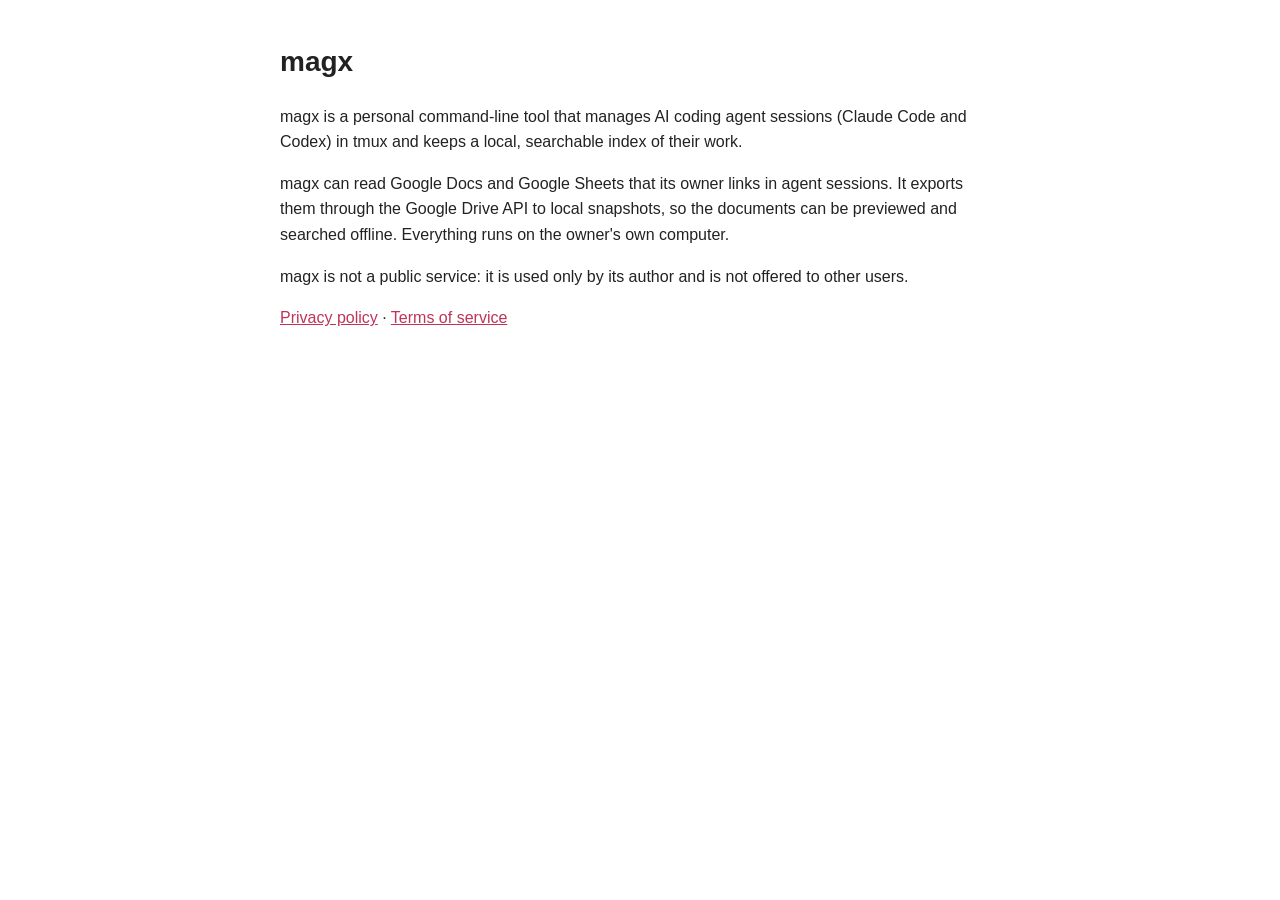
<file: index.html>
<!doctype html>
<html lang="en">
<head><meta charset="utf-8"><meta name="viewport" content="width=device-width, initial-scale=1"><title>magx</title><link rel="stylesheet" href="style.css"></head>
<body>
<h1>magx</h1>
<p>magx is a personal command-line tool that manages AI coding agent sessions (Claude Code and Codex) in tmux and keeps a local, searchable index of their work.</p>
<p>magx can read Google Docs and Google Sheets that its owner links in agent sessions. It exports them through the Google Drive API to local snapshots, so the documents can be previewed and searched offline. Everything runs on the owner's own computer.</p>
<p>magx is not a public service: it is used only by its author and is not offered to other users.</p>
<p><a href="privacy.html">Privacy policy</a> &middot; <a href="terms.html">Terms of service</a></p>
</body>
</html>
</file>
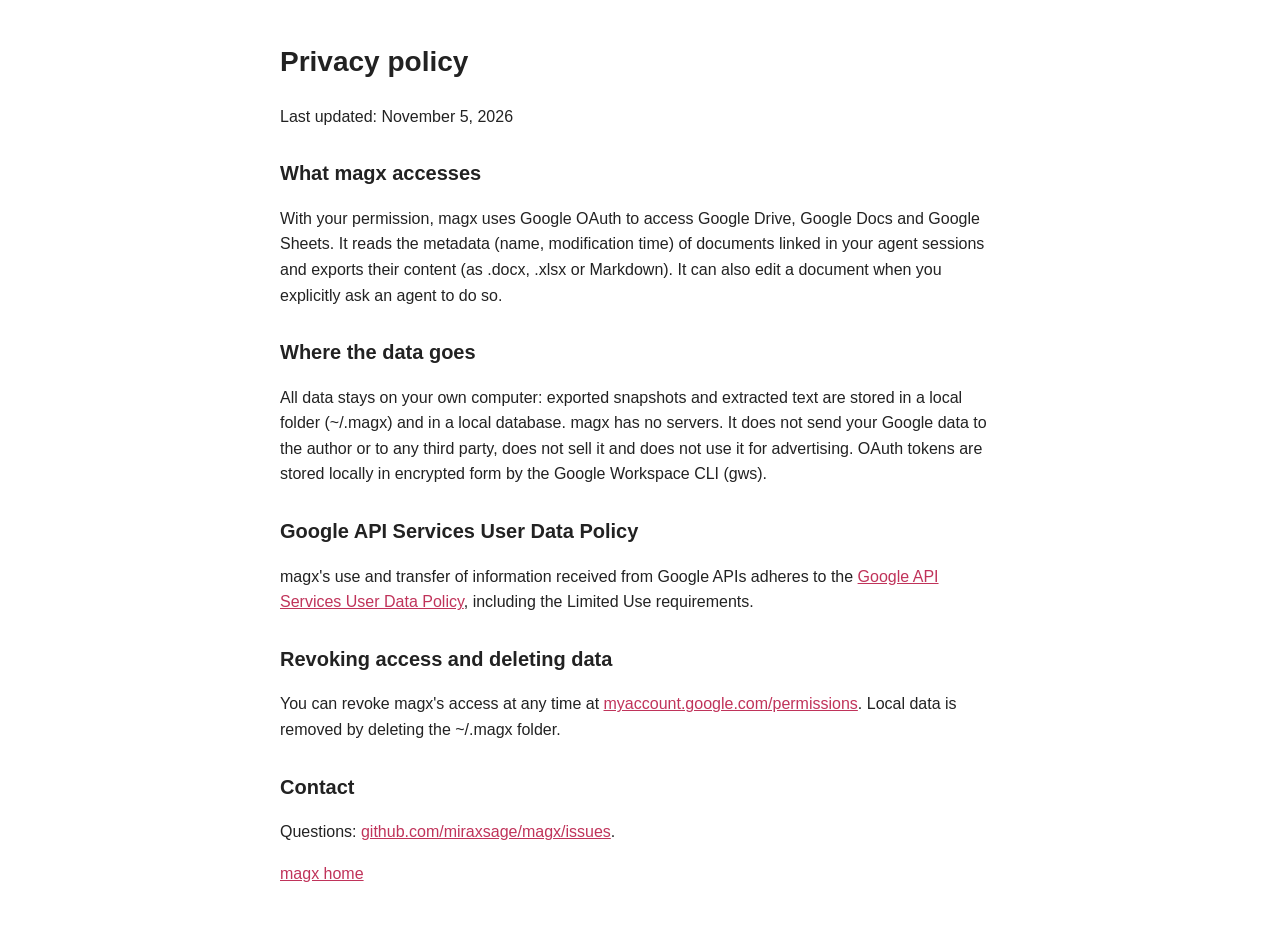
<file: privacy.html>
<!doctype html>
<html lang="en">
<head><meta charset="utf-8"><meta name="viewport" content="width=device-width, initial-scale=1"><title>magx - Privacy policy</title><link rel="stylesheet" href="style.css"></head>
<body>
<h1>Privacy policy</h1>
<p>Last updated: November 5, 2026</p>
<h2>What magx accesses</h2>
<p>With your permission, magx uses Google OAuth to access Google Drive, Google Docs and Google Sheets. It reads the metadata (name, modification time) of documents linked in your agent sessions and exports their content (as .docx, .xlsx or Markdown). It can also edit a document when you explicitly ask an agent to do so.</p>
<h2>Where the data goes</h2>
<p>All data stays on your own computer: exported snapshots and extracted text are stored in a local folder (~/.magx) and in a local database. magx has no servers. It does not send your Google data to the author or to any third party, does not sell it and does not use it for advertising. OAuth tokens are stored locally in encrypted form by the Google Workspace CLI (gws).</p>
<h2>Google API Services User Data Policy</h2>
<p>magx's use and transfer of information received from Google APIs adheres to the <a href="https://developers.google.com/terms/api-services-user-data-policy">Google API Services User Data Policy</a>, including the Limited Use requirements.</p>
<h2>Revoking access and deleting data</h2>
<p>You can revoke magx's access at any time at <a href="https://myaccount.google.com/permissions">myaccount.google.com/permissions</a>. Local data is removed by deleting the ~/.magx folder.</p>
<h2>Contact</h2>
<p>Questions: <a href="https://github.com/miraxsage/magx/issues">github.com/miraxsage/magx/issues</a>.</p>
<p><a href="index.html">magx home</a></p>
</body>
</html>
</file>
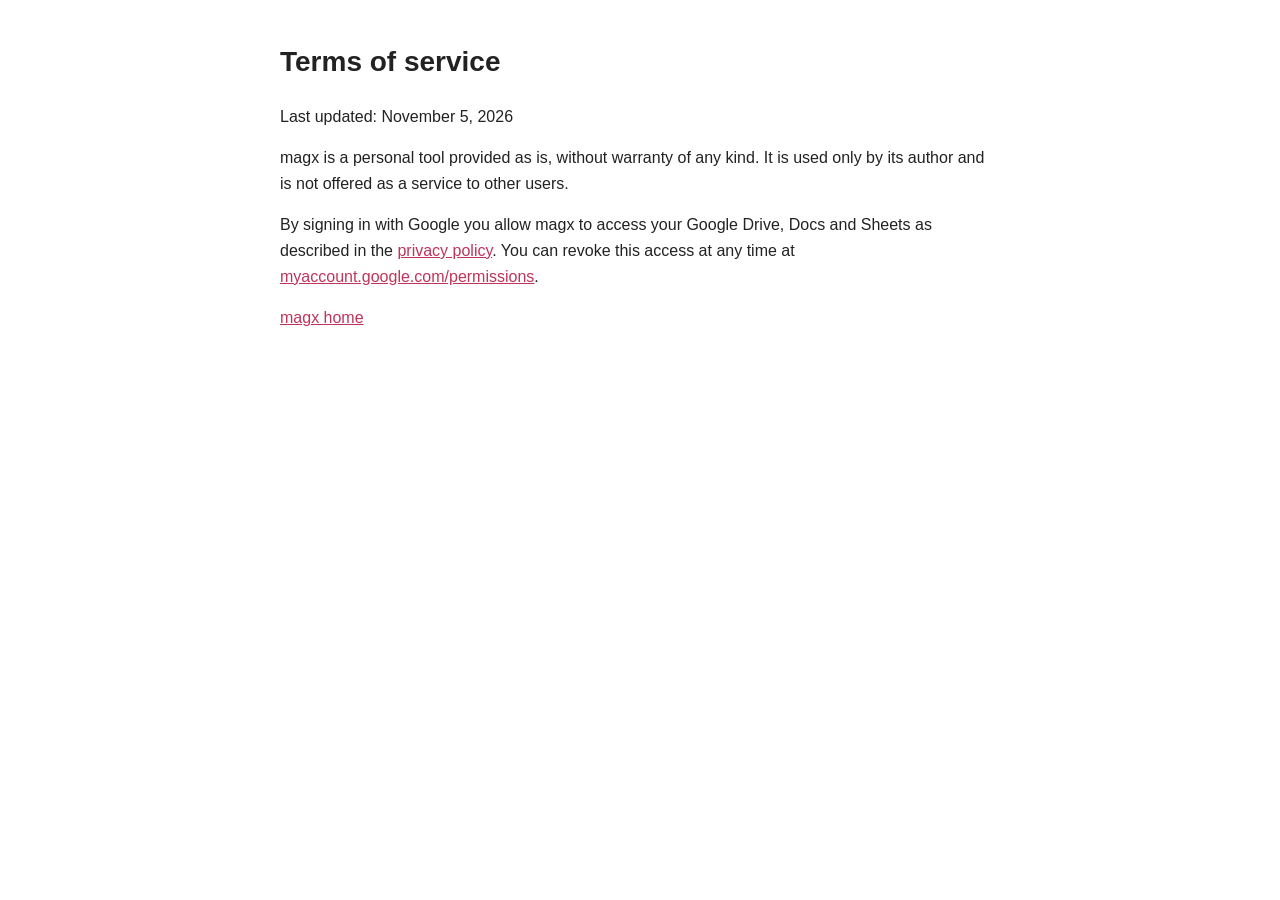
<file: terms.html>
<!doctype html>
<html lang="en">
<head><meta charset="utf-8"><meta name="viewport" content="width=device-width, initial-scale=1"><title>magx - Terms of service</title><link rel="stylesheet" href="style.css"></head>
<body>
<h1>Terms of service</h1>
<p>Last updated: November 5, 2026</p>
<p>magx is a personal tool provided as is, without warranty of any kind. It is used only by its author and is not offered as a service to other users.</p>
<p>By signing in with Google you allow magx to access your Google Drive, Docs and Sheets as described in the <a href="privacy.html">privacy policy</a>. You can revoke this access at any time at <a href="https://myaccount.google.com/permissions">myaccount.google.com/permissions</a>.</p>
<p><a href="index.html">magx home</a></p>
</body>
</html>
</file>
<file: style.css>
body { font: 16px/1.6 -apple-system, BlinkMacSystemFont, "Segoe UI", sans-serif; max-width: 720px; margin: 40px auto; padding: 0 20px; color: #222; }
h1 { font-size: 28px; } h2 { font-size: 20px; margin-top: 28px; }
a { color: #c0335a; }
</file>
